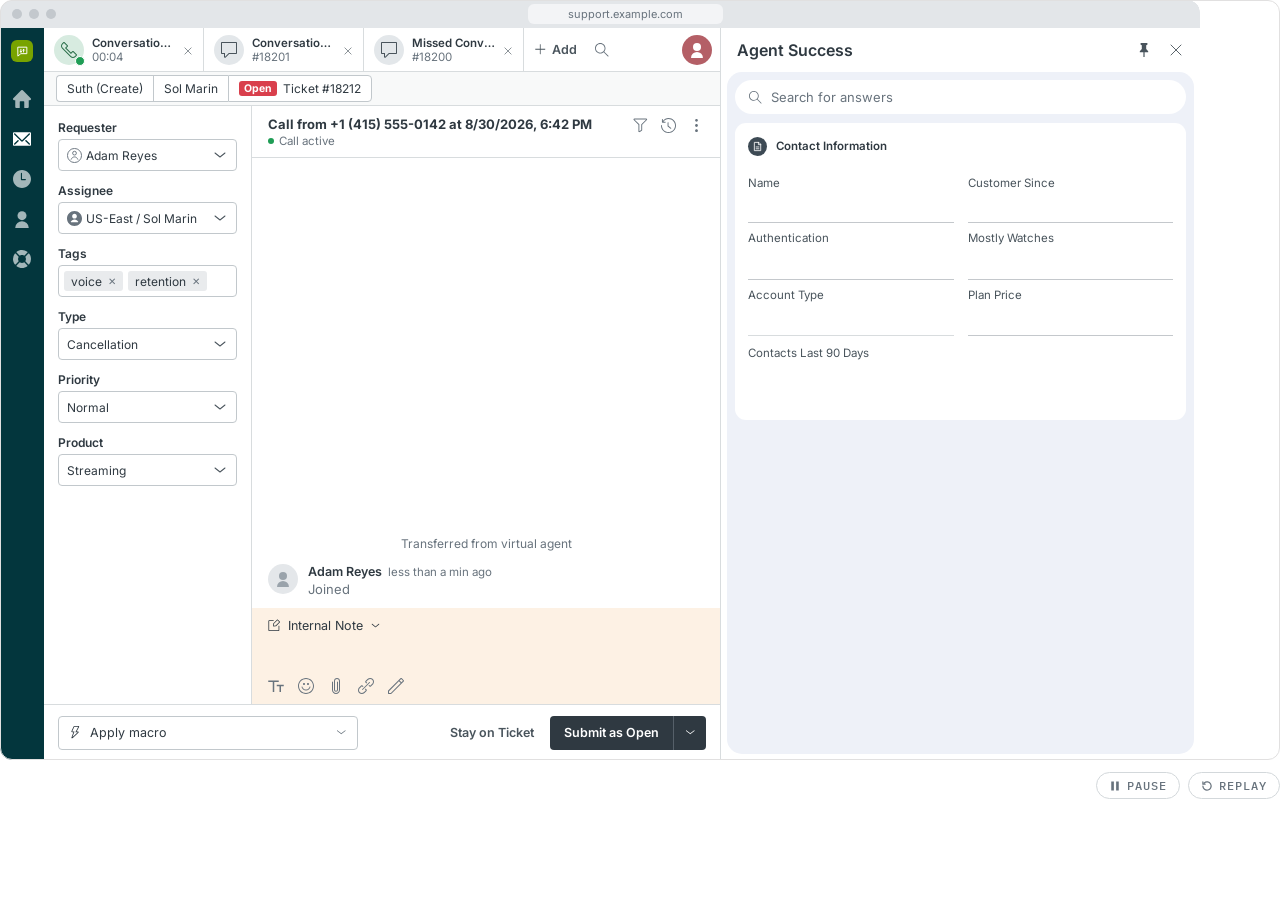
<file: assets/hero/sutherland.html>
<!doctype html>
<html lang="en">
<head>
<meta charset="utf-8">
<meta name="viewport" content="width=device-width,initial-scale=1">
<title>Agent Success, in the agent desktop</title>
<meta name="robots" content="noindex">
<link rel="preconnect" href="https://fonts.googleapis.com"><link rel="preconnect" href="https://fonts.gstatic.com" crossorigin>
<link href="https://fonts.googleapis.com/css2?family=Inter:wght@400;500;600&family=IBM+Plex+Mono:wght@500&display=swap" rel="stylesheet">
<style>
:root{
  --ink:#2f3941; --muted:#68737d; --line:#d8dcde; --soft:#f3f4f6; --blue:#1f73b7;
  --rail:#03363d; --green:#1f9d55; --red:#cc3340; --amber:#b25e09;
  --pill-blue:#2f78bf;
  --font:-apple-system,BlinkMacSystemFont,"Segoe UI","Inter",Roboto,Helvetica,Arial,sans-serif;
}
*{box-sizing:border-box;margin:0;padding:0}
html,body{background:transparent;overflow:hidden;font-family:var(--font);color:var(--ink)}
[hidden]{display:none!important}
svg.i{width:1em;height:1em;flex:none;vertical-align:middle}


.stage{max-width:none;margin:0;padding:0}
.scaler{width:100%;position:relative}
/* border drawn on the unscaled box so it stays 1px and inside the iframe on every side */
.scaler::after{content:"";position:absolute;inset:0;border:1px solid #e1e0e0;border-radius:var(--r,12px);pointer-events:none;z-index:5}
.frame{width:1200px;height:760px;transform-origin:top left;background:#fff;border-radius:12px;overflow:hidden;clip-path:inset(0 round 12px);-webkit-mask-image:-webkit-radial-gradient(white,black);display:flex;flex-direction:column;font-size:13px}

.chrome{height:28px;background:#e3e6e9;border-radius:12px 12px 0 0;display:flex;align-items:center;padding:0 12px;gap:7px;flex:none}
.chrome i{width:10px;height:10px;border-radius:50%;background:#c3c8cd}
.chrome .url{margin:0 auto;background:#f3f4f6;border-radius:6px;font-size:11px;color:var(--muted);padding:3px 40px}

.app{flex:1;display:flex;min-height:0}
.rail{width:44px;background:var(--rail);display:flex;flex-direction:column;align-items:center;padding:12px 0;gap:22px;color:#a3b6b9;font-size:18px;flex:none}
.rail .logo{width:22px;height:22px;border-radius:6px;background:#78a300;color:#fff;display:grid;place-items:center;font-size:13px;margin-bottom:6px}
.rail .sp{flex:1}
.rail svg:nth-of-type(2){color:#fff}

.desk{flex:1;display:flex;flex-direction:column;min-width:0;background:#fff}
.tabs{height:44px;display:flex;align-items:stretch;border-bottom:1px solid var(--line);background:#fff;flex:none}
.tab{display:flex;align-items:center;gap:8px;padding:0 10px;border-right:1px solid var(--line);min-width:0;flex:0 1 160px;color:var(--ink)}
.tab.tcall{background:#fff}
.tab .ph{width:30px;height:30px;border-radius:50%;display:grid;place-items:center;font-size:16px;background:#e3e7ea;color:#49545c;flex:none;position:relative}
.tab .ph.live{background:#d7ebe0;color:#2b6f4a}
.tab .ph.live::after{content:"";position:absolute;right:-1px;bottom:-1px;width:8px;height:8px;border-radius:50%;background:var(--green);border:1.5px solid #fff}
.tab .tt{min-width:0;flex:1}
.tab .t1{font-weight:600;font-size:11.5px;white-space:nowrap;overflow:hidden;text-overflow:ellipsis}
.tab .t2{color:var(--muted);font-size:11.5px}
.tab .cx{font-size:10px;color:#49545c;flex:none}
.tabs .add{display:flex;align-items:center;gap:5px;padding:0 10px;font-weight:600;font-size:12.5px;color:#49545c}
.tabs .sq{display:grid;place-items:center;width:30px;color:#68737d;font-size:14px}
.tabs .sp{flex:1}
.tabs .cv{display:flex;align-items:center;background:#e9ebed;border-radius:4px;padding:0 10px;height:26px;align-self:center;font-size:12px;gap:7px;margin-right:6px}
.tabs .cv b{background:#c2c8cc;border-radius:9px;font-size:10.5px;padding:0 5px;font-weight:600}
.tabs .st2{display:grid;place-items:center;width:26px;color:#1f9d55;font-size:17px;align-self:center}
.tabs .avt{width:30px;height:30px;border-radius:50%;background:#b45f66;color:#fff;display:grid;place-items:center;font-size:16px;align-self:center;margin:0 8px 0 4px}
.crumb{height:34px;display:flex;align-items:center;gap:0;padding:0 12px;border-bottom:1px solid var(--line);background:#f8f9f9;flex:none;font-size:12px}
.crumb span{border:1px solid #c2c8cc;border-right:none;padding:5px 10px;background:#fff;display:flex;align-items:center;gap:6px;white-space:nowrap}
.crumb span:first-child{border-radius:4px 0 0 4px}
.crumb span:last-child{border-right:1px solid #c2c8cc;border-radius:0 4px 4px 0}
.status{background:#d93f4c;color:#fff;font-size:10.5px;font-weight:700;border-radius:3px;padding:1px 5px}
.status.solved{background:#68737d}

.cols{flex:1;display:flex;min-height:0}
.fields{width:208px;border-right:1px solid var(--line);padding:14px 14px 0;overflow:hidden;background:#fff;flex:none}
.fields label{display:block;font-weight:600;font-size:12px;margin-bottom:4px}
.fld{margin-bottom:12px}
.sel{height:32px;border:1px solid #c2c8cc;border-radius:4px;display:flex;align-items:center;justify-content:space-between;padding:0 8px;font-size:12px;gap:6px;background:#fff}
.sel .ic{color:#68737d;margin-right:4px;font-size:15px}
.sel .l{display:flex;align-items:center;min-width:0;white-space:nowrap;overflow:hidden}
.sel .cv{color:#49545c;font-size:16px}
.tagbox{border:1px solid #c2c8cc;border-radius:4px;padding:5px;display:flex;flex-wrap:wrap;gap:5px;min-height:32px}
.tg{background:#e9ebed;border-radius:3px;padding:2px 7px;font-size:12px;display:flex;gap:6px;align-items:center}
.tg .x{color:var(--muted);font-size:10px}

.call{flex:1;display:flex;flex-direction:column;min-width:0}
.chead{padding:10px 16px 9px;border-bottom:1px solid var(--line);display:flex;justify-content:space-between;align-items:flex-start;flex:none}
.chead b{font-size:13px}
.chead .st{font-size:11.5px;color:var(--muted);margin-top:2px;display:flex;align-items:center;gap:5px}
.chead .st::before{content:"";width:6px;height:6px;border-radius:50%;background:var(--green)}
.chead.ended .st::before{background:#9aa3ab}
.chead .ico{display:flex;gap:13px;color:var(--muted);font-size:15px;padding-top:2px}

.msgs{flex:1;min-height:0;overflow:hidden;display:flex;flex-direction:column;justify-content:flex-end;padding:10px 16px 6px;gap:11px}
.m{display:flex;gap:10px}
.av{width:30px;height:30px;border-radius:50%;flex:none;display:grid;place-items:center;font-size:16px}
.av.c{background:#e4e7ea;color:#9aa3ab}
.av.a{background:#b45f66;color:#fff}
.m .h{font-weight:600;font-size:12.5px}
.m .h span{font-weight:400;color:var(--muted);font-size:11.5px;margin-left:6px}
.m .tx{font-size:13px;line-height:1.4;margin-top:1px}
.m .tx.ev{color:var(--muted)}
.sysmsg{font-size:12px;color:var(--muted);text-align:center;padding:2px 0}
mark{background:#fde9a4;color:inherit;border-radius:3px;padding:0 2px}

.note{background:#fdf1e4;height:96px;flex:none;padding:10px 16px;display:flex;flex-direction:column;justify-content:space-between;color:var(--muted)}
.note .nh{font-size:12.5px;display:flex;align-items:center;gap:7px;color:var(--ink)}
.note .tb{display:flex;gap:14px;font-size:16px;align-items:center}
.note .tb b{font-size:13px;font-weight:700}

.bar{height:56px;border-top:1px solid var(--line);display:flex;align-items:center;justify-content:space-between;padding:0 14px;flex:none;background:#fff}
.macro{width:300px;height:34px;border:1px solid #c2c8cc;border-radius:4px;display:flex;align-items:center;justify-content:space-between;padding:0 10px;font-size:12.5px;gap:8px}
.macro .l{display:flex;gap:8px;align-items:center}
.stay{font-weight:600;color:#49545c;font-size:12.5px;margin-left:auto;margin-right:16px}
.submit{height:34px;background:#2f3941;color:#fff;border-radius:4px;display:flex;align-items:center;font-size:12.5px;font-weight:600}
.submit span{padding:0 14px}
.submit i{border-left:1px solid #566069;height:100%;display:grid;place-items:center;padding:0 10px;font-style:normal}

/* Agent Success panel: 480px = 2/5 of 1200 */
.as{width:480px;flex:none;background:#fff;border-left:1px solid var(--line);display:flex;flex-direction:column;min-width:0}
.ash{height:44px;display:flex;align-items:center;justify-content:space-between;padding:0 16px;flex:none}
.ash b{font-size:16px;font-weight:600}
.ash .ico{display:flex;gap:16px;font-size:16px;color:#49545c}
.body{flex:1;min-height:0;background:#eef1f8;margin:0 6px 6px;border-radius:15px;padding:8px;display:flex;flex-direction:column;gap:9px;overflow-y:auto;scrollbar-width:none}
.body::-webkit-scrollbar{display:none}
.asnav{display:flex;align-items:center;gap:10px;padding:0 6px;height:34px;flex:none;color:#49545c;font-size:16px}
.asnav .sel18{background:#fff;border-radius:999px;display:flex;align-items:center;gap:7px;padding:5px 12px;font-size:13px;color:var(--ink);font-weight:500}
.asnav .sp{flex:1}
.search{background:#fff;border-radius:999px;height:34px;display:flex;align-items:center;gap:9px;padding:0 14px;color:var(--muted);font-size:13px;flex:none}

.card{background:#fff;border:0;border-radius:11px;padding:13px;flex:none}
.ch{display:flex;align-items:center;gap:9px;font-weight:600;font-size:11.5px;min-height:20px}
.ch .t{flex:1;min-width:0}
.dot{width:19px;height:19px;border-radius:50%;display:grid;place-items:center;color:#fff;font-size:11px;flex:none}
.dot.g{background:#1f9d55}.dot.k{background:#3d4a54}.dot.b{background:#1a8cf0}.dot.mg{background:#e0245e}.dot.a{background:#e8890c}.dot.p{background:#6c47d9}.dot.r{background:#1a8cf0}
.ctr{display:flex;align-items:center;gap:6px;font-weight:400;font-size:10px;color:var(--ink)}
.ctr .i{font-size:10px;color:#000}

.chips{display:flex;gap:6px;margin:10px 0 10px}
.chip{font-size:10px;font-weight:400;border-radius:999px;padding:3px 8px;line-height:1.3}
.chip.red{background:#fdcaca;color:#8b1f2a}
.chip.amber{background:#fde9c2;color:#7a4a05}

.steps{list-style:none;counter-reset:s;margin:0 0 9px;display:flex;flex-direction:column;gap:4px}
.steps li{counter-increment:s;display:flex;gap:6px;font-size:12px;line-height:1.35}
.steps li::before{content:counter(s)".";color:var(--muted);width:12px;flex:none}
.say{border:1px solid #c4c7ca;border-radius:2px;padding:7px 7px;font-size:14.4px;line-height:1.55;margin-bottom:9px;font-weight:400}
.sig{font-size:12px;color:var(--muted);line-height:1.4;margin-bottom:9px}
.src{font-size:11.5px;line-height:1.35}
.src a{color:var(--blue);font-weight:600;text-decoration:none;display:block;font-size:12px}
.src span{color:var(--muted);font-size:11px}

.ci .grid{display:grid;grid-template-columns:1fr 1fr;column-gap:14px;margin-top:12px}
.ci .c{padding:9px 0 9px;border-bottom:1px solid #c4c8cc}
.ci .c small{display:block;color:#49545c;font-size:11.5px;margin-bottom:6px;line-height:1.2}
.ci .c b{font-size:13.6px;font-weight:600;line-height:1.2;display:block}
.ci .c b.reg{font-weight:400}
.pill{display:inline-block;background:#2f9e44;color:#fff;font-size:10.4px;font-weight:400;border-radius:999px;padding:2px 8px;line-height:1.3}
.ci .full{padding-top:11px}
.ci .full small{color:#49545c;font-size:11.5px;display:block;margin-bottom:3px;line-height:1.2}
.ci .full div{font-size:13.6px;line-height:1.6;color:var(--ink)}
.ci .full div b{color:var(--ink);font-weight:600;margin-left:2px}

.sum .acw{font-weight:400;font-size:10px;color:var(--muted)}
.sum .lbl{font-size:12.8px;font-weight:600;color:var(--ink);margin:12px 0 4px}
.sum p{font-size:12.4px;line-height:1.4}
.sum .grid{display:grid;grid-template-columns:1fr 1fr;gap:8px 14px;margin-top:11px;padding-top:10px;border-top:1px solid #c9ced2}
.sum .grid small{display:block;color:#49545c;font-size:11px;margin-bottom:2px}
.sum .grid b{font-size:12.4px;font-weight:600}
.sum .acts{display:flex;gap:16px;margin-top:7px;padding-left:5px;font-size:16px;color:#49545c}
.sum.compact p, .sum.compact .lbl{display:none}
.sum.compact .grid{margin-top:9px;padding-top:9px}

.fb{border:0;border-radius:11px;padding:13px;background:#fff;flex:none}
.fb .ch{padding:0}
.fb .gbox{background:#eefcd8;border:1px solid #cfdcc0;border-radius:5px;padding:8px 11px 9px;margin-top:8px}
.fb .gbox h4{font-size:16px;font-weight:400;margin-bottom:6px;line-height:1.15}
.fb .gbox p{font-size:11.2px;line-height:1.25}
.fb .coach{border:1px solid #d3d7da;border-radius:5px;padding:9px 11px 7px;margin-top:8px}
.fb .coach h4{font-size:13.5px;font-weight:400;margin-bottom:9px;line-height:1.2}
.fb .coach h5{font-size:11px;font-weight:700;margin-top:8px;line-height:1.2}
.fb .coach h5:first-of-type{margin-top:0}
.fb .coach p{font-size:11px;line-height:1.25}
.fb .thumbs{display:flex;gap:14px;font-size:16px;margin-top:8px;color:#49545c;padding-left:10px}

.cap{font-size:12px;color:var(--muted)}

/* animation */
[hidden]{display:none!important}
.m,.sysmsg{flex:none;max-height:0;opacity:0;overflow:hidden;margin-top:-11px;transition:max-height .35s ease,opacity .3s ease,margin-top .35s ease}
.m.show,.sysmsg.show{max-height:140px;opacity:1;margin-top:0}
.w{opacity:0;transition:opacity .12s linear}.w.on{opacity:1}
mark{background:transparent;transition:background-color .5s ease}mark.on{background:#fde9a4}
.ev .w,.ev{opacity:1}
.fv{opacity:0;transition:opacity .45s ease}.fv.on{opacity:1}
.newtag{max-width:0;opacity:0;padding-left:0;padding-right:0;overflow:hidden;white-space:nowrap;border:0;transition:max-width .4s ease,opacity .4s ease,padding .4s ease}
.newtag.on{max-width:150px;opacity:1;padding-left:7px;padding-right:7px}
.car{position:relative;height:0;margin-top:-9px;flex:none}
.car.open{margin-top:0}
.cc{position:absolute;left:0;right:0;top:0;opacity:0;pointer-events:none;transition:opacity .22s ease}
.cc.act{opacity:1;pointer-events:auto;transition:opacity .3s ease .2s}
.rv{display:grid;grid-template-rows:0fr;opacity:0;margin-top:-9px;flex:none;transition:opacity .35s ease}
.rv.on{grid-template-rows:1fr;opacity:1;margin-top:0}
.rvi{min-height:0;overflow:hidden}
.fade{opacity:0!important;transition:opacity .3s ease!important}
.notrans,.notrans *{transition:none!important}
.foot{display:flex;align-items:center;justify-content:flex-end;gap:12px;margin-top:12px}
.foot .cap{margin:0;text-align:left}
.ctl{display:flex;gap:8px}
.ctl button{font-family:"IBM Plex Mono",ui-monospace,monospace;font-weight:500;font-size:12px;letter-spacing:.08em;text-transform:uppercase;color:var(--muted);background:#fff;border:1px solid #d3d8db;border-radius:999px;padding:5px 12px;display:flex;align-items:center;gap:6px;cursor:pointer}
.ctl button:hover{color:var(--ink);border-color:#9aa3ab}
.ctl button:focus-visible{outline:2px solid var(--blue);outline-offset:2px}
@media (prefers-reduced-motion:reduce){.m,.sysmsg,.w,mark,.fv,.newtag,.car,.cc,.rv{transition:none!important}}
</style>
</head>
<body>

<svg width="0" height="0" style="position:absolute" aria-hidden="true">
<defs>
<symbol id="phone" viewBox="0 0 16 16"><path fill="currentColor" d="M10 10.586l1.293-1.293a1 1 0 011.414 0l3 3a1 1 0 010 1.414l-1.232 1.232a3.5 3.5 0 01-4.95 0L1.061 6.475a3.5 3.5 0 010-4.95L2.293.293a1 1 0 011.414 0l3 3a1 1 0 010 1.414L5.414 6 10 10.586z"/></symbol>
<symbol id="home" viewBox="0 0 16 16"><path fill="currentColor" d="M13 16h-2.5a.5.5 0 01-.5-.5v-5a.501.501 0 00-.5-.5h-3a.5.5 0 00-.5.5v5a.5.5 0 01-.5.5H3a1 1 0 01-1-1V9h-.953a1.042 1.042 0 01-.972-.63.957.957 0 01.213-1.058L7.293.3a1.002 1.002 0 011.414 0l7.004 7.01a.958.958 0 01.214 1.06 1.042 1.042 0 01-.972.63H14v6a1 1 0 01-1 1z"/></symbol>
<symbol id="mail" viewBox="0 0 16 16"><path fill="currentColor" d="M15 2H1c-.55 0-1 .45-1 1v10c0 .55.45 1 1 1h14c.55 0 1-.45 1-1V3c0-.55-.45-1-1-1zM4.94 9.94l-3 3c-.12.12-.28.18-.44.18s-.32-.06-.44-.18a.628.628 0 010-.88l3-3c.24-.24.64-.24.88 0 .25.24.25.64 0 .88zm10 3c-.12.12-.28.18-.44.18s-.32-.06-.44-.18l-3-3a.628.628 0 010-.88c.24-.24.64-.24.88 0l3 3c.25.24.25.64 0 .88zm0-9L8.8 10.09c-.22.22-.51.33-.8.33s-.58-.11-.8-.33L1.06 3.94c-.24-.24-.24-.64 0-.88s.64-.24.88 0L8 9.12l6.06-6.06c.24-.24.64-.24.88 0 .25.24.25.64 0 .88z"/></symbol>
<symbol id="clock" viewBox="0 0 16 16"><path fill="currentColor" d="M8 0C3.59 0 0 3.59 0 8s3.59 8 8 8 8-3.59 8-8-3.59-8-8-8zm3 9H7.5c-.28 0-.5-.22-.5-.5V3c0-.28.22-.5.5-.5s.5.22.5.5v5h3c.28 0 .5.22.5.5s-.22.5-.5.5z"/></symbol>
<symbol id="user" viewBox="0 0 16 16"><g fill="none" stroke="currentColor">
    <circle cx="8" cy="5" r="3.5"/>
    <path stroke-linecap="round" d="M2.5 15.5c.3-2.8 2.6-5 5.5-5s5.2 2.2 5.5 5"/>
  </g></symbol>
<symbol id="buoy" viewBox="0 0 16 16"><path fill="currentColor" d="M13.68 3.21l-2.53 2.53c-.16.16-.18.41-.07.61.27.49.42 1.05.42 1.65 0 .6-.15 1.16-.42 1.65-.11.2-.09.45.07.61l2.53 2.53c.21.21.57.2.75-.04A7.983 7.983 0 0016 8c0-1.78-.59-3.42-1.57-4.75a.494.494 0 00-.75-.04zM5.73 4.85c.16.16.41.18.61.07.5-.27 1.06-.42 1.66-.42.6 0 1.16.15 1.66.42.2.11.45.09.61-.07l2.53-2.53c.21-.21.2-.57-.04-.75A8.036 8.036 0 008 0C6.22 0 4.58.59 3.25 1.57c-.24.18-.26.54-.04.75l2.52 2.53zm4.54 6.3a.512.512 0 00-.61-.07c-.5.27-1.06.42-1.66.42-.6 0-1.16-.15-1.66-.42a.512.512 0 00-.61.07L3.2 13.68c-.21.21-.2.57.04.75C4.58 15.41 6.22 16 8 16c1.78 0 3.42-.59 4.75-1.57.24-.18.25-.54.04-.75l-2.52-2.53zm-5.42-.88c.16-.16.18-.41.07-.61C4.65 9.16 4.5 8.6 4.5 8c0-.6.15-1.16.42-1.66.11-.2.09-.45-.07-.61L2.32 3.21c-.21-.21-.57-.2-.75.04A7.983 7.983 0 000 8c0 1.78.59 3.42 1.57 4.75.18.24.54.25.75.04l2.53-2.52z"/></symbol>
<symbol id="search" viewBox="0 0 16 16"><circle cx="6" cy="6" r="5.5" fill="none" stroke="currentColor"/>
  <path stroke="currentColor" stroke-linecap="round" d="M15 15l-5-5"/></symbol>
<symbol id="pin" viewBox="0 0 16 16"><path fill="currentColor" d="M4.6 1h6.8v1.7l-1.2.6v3.6l2 2.4v.9H8.6V15H7.4v-4.8H3.8v-.9l2-2.4V3.3l-1.2-.6z"/></symbol>
<symbol id="x" viewBox="0 0 16 16"><path stroke="currentColor" stroke-width=".9" stroke-linecap="round" d="M3 13L13 3m0 10L3 3"/></symbol>
<symbol id="cd" viewBox="0 0 16 16"><path fill="currentColor" d="M12.375 5.22a1 1 0 011.343 1.476l-.093.085-5 4a1 1 0 01-1.147.072l-.103-.072-5-4a1 1 0 011.147-1.634l.103.072L8 8.72l4.375-3.5z"/></symbol>
<symbol id="headset" viewBox="0 0 16 16"><path fill="currentColor" d="M9.968 2.404A5 5 0 0 0 3 7h.33c.37 0 .67.285.67.625v3.75c0 .35-.3.625-.67.625H2c-1.11 0-2-.844-2-1.875v-1.25C0 7.833.902 7 2 7a6 6 0 0 1 12 0c1.11 0 2 .844 2 1.875v1.25C16 11.167 15.098 12 14 12h-.1c-.393 1.452-1.452 2.209-2.405 2.59a5.52 5.52 0 0 1-.519.177 1.5 1.5 0 1 1-.164-.995 4.38 4.38 0 0 0 .312-.111c.697-.279 1.392-.768 1.726-1.661h-.18c-.37 0-.67-.285-.67-.625v-3.75c0-.35.3-.625.67-.625H13a4.999 4.999 0 0 0-3.032-4.596ZM13 11h1c.612 0 1-.45 1-.875v-1.25C15 8.453 14.616 8 14 8h-1v3ZM3 8H2c-.612 0-1 .45-1 .875v1.25c0 .422.384.875 1 .875h1V8Z"/></symbol>
<symbol id="bell" viewBox="0 0 16 16"><path fill="currentColor" d="M8 0C6.53 0 5.3.52 4.32 1.56c-2 2.12-2.3 5.86-2.33 7.59C.55 9.6 0 11 0 12c0 .55.45 1 1 1h14c.55 0 1-.45 1-1 0-1-.55-2.4-1.99-2.85-.03-1.73-.33-5.47-2.33-7.59C10.7.52 9.47 0 8 0zm0 16c1.1 0 2-.9 2-2H6c0 1.1.9 2 2 2z"/></symbol>
<symbol id="edit" viewBox="0 0 16 16"><g fill="none" stroke="currentColor">
    <path stroke-linejoin="round" d="M10.51 8.4l-3.01.1.1-3.01L12.59.5l2.91 2.91-4.99 4.99z"/>
    <path stroke-linecap="round" d="M7.41 1.5H2.09a.58.58 0 00-.59.59v11.82a.58.58 0 00.59.59h11.82a.58.58 0 00.59-.59V8.59"/>
  </g></symbol>
<symbol id="bm" viewBox="0 0 16 16"><path fill="currentColor" d="M3 2C3 0.895431 3.89543 0 5 0H11C12.1046 0 13 0.895431 13 2V16L8 12.1111L3 16V2Z"/></symbol>
<symbol id="copy" viewBox="0 0 16 16"><path fill="currentColor" d="M3.5 10a.5.5 0 110 1H1a1 1 0 01-1-1V1a1 1 0 011-1h9a1 1 0 011 1v2.5a.5.5 0 11-1 0V1H1v9h2.5zM6 6v9h9V6H6zm0-1h9a1 1 0 011 1v9a1 1 0 01-1 1H6a1 1 0 01-1-1V6a1 1 0 011-1z"/></symbol>
<symbol id="smile" viewBox="0 0 16 16"><g fill="none" stroke="currentColor">
    <circle cx="8" cy="8" r="7.5"/>
    <path stroke-linecap="round" d="M4 9c.4 1.7 2.1 3 4 3s3.6-1.3 4-3"/>
  </g>
  <g fill="currentColor">
    <circle cx="6" cy="6" r="1"/>
    <circle cx="10" cy="6" r="1"/>
  </g></symbol>
<symbol id="clip" viewBox="0 0 16 16"><path fill="none" stroke="currentColor" stroke-linecap="round" d="M9.5 4v7.7c0 .8-.7 1.5-1.5 1.5s-1.5-.7-1.5-1.5V3C6.5 1.6 7.6.5 9 .5s2.5 1.1 2.5 2.5v9c0 1.9-1.6 3.5-3.5 3.5S4.5 13.9 4.5 12V4"/></symbol>
<symbol id="link" viewBox="0 0 16 16"><path fill="currentColor" d="M4.441 7.38l.095.083.939.939-.708.707-.939-.939-2 2-.132.142a2.829 2.829 0 003.99 3.99l.142-.132 2-2-.939-.939.707-.708.94.94a1 1 0 01.083 1.32l-.083.094-2 2A3.828 3.828 0 01.972 9.621l.15-.158 2-2A1 1 0 014.34 7.31l.101.07zm7.413-3.234a.5.5 0 01.057.638l-.057.07-7 7a.5.5 0 01-.765-.638l.057-.07 7-7a.5.5 0 01.708 0zm3.023-3.025a3.829 3.829 0 01.15 5.257l-.15.158-2 2a1 1 0 01-1.32.083l-.094-.083-.94-.94.708-.707.939.94 2-2 .132-.142a2.829 2.829 0 00-3.99-3.99l-.142.131-2 2 .939.939-.707.708-.94-.94a1 1 0 01-.082-1.32l.083-.094 2-2a3.828 3.828 0 015.414 0z"/></symbol>
<symbol id="pen" viewBox="0 0 16 16"><path fill="none" stroke="currentColor" stroke-linejoin="round" d="M.5 15.5V13L12.6.9c.2-.2.5-.2.7 0l1.8 1.8c.2.2.2.5 0 .7L3 15.5H.5zM11 3l2 2"/></symbol>
<symbol id="filt" viewBox="0 0 16 16"><path fill="none" stroke="currentColor" d="M1.35 2.35L6.5 7.5v7.07c0 .4.45.64.78.42l2-1.33c.14-.09.22-.25.22-.42V7.5l5.15-5.15a.5.5 0 00-.35-.85H1.71a.5.5 0 00-.36.85z"/></symbol>
<symbol id="hist" viewBox="0 0 16 16"><path fill="currentColor" d="M8 0a8 8 0 11-8 8 .5.5 0 011 0 7 7 0 107-7C5.749 1 3.915 2.063 2.597 4H4.5a.5.5 0 01.492.41L5 4.5a.5.5 0 01-.41.492L4.5 5h-3a.5.5 0 01-.492-.41L1 4.5v-3a.5.5 0 01.992-.09L2 1.5v1.615C3.482 1.118 5.53 0 8 0zm-.5 4.5a.5.5 0 01.492.41L8 5v3.359l2.812 2.25a.5.5 0 01.128.628l-.05.075a.5.5 0 01-.627.128l-.075-.05-3-2.4a.5.5 0 01-.18-.3L7 8.6V5a.5.5 0 01.5-.5z"/></symbol>
<symbol id="dots" viewBox="0 0 16 16"><path fill="currentColor" d="M9.5 2.5a1.5 1.5 0 11-3 0 1.5 1.5 0 013 0zm0 5.5a1.5 1.5 0 11-3 0 1.5 1.5 0 013 0zm0 5.5a1.5 1.5 0 11-3 0 1.5 1.5 0 013 0z"/></symbol>
<symbol id="bolt" viewBox="0 0 16 16"><path fill="none" stroke="currentColor" d="M12.17 7.5H9.5L12.96 1c.12-.28-.01-.5-.29-.5H7.5c-.28 0-.6.22-.71.5L4.21 7c-.11.28.01.5.29.5h2.45l-2.64 7.24c-.19.51-.04.95.59.38l7.29-6.87c.43-.4.4-.75-.02-.75z"/></symbol>
<symbol id="cust" viewBox="0 0 16 16"><g fill="currentColor">
    <circle cx="8" cy="5" r="4"/>
    <path d="M8 10a6 6 0 00-6 5.47.5.5 0 00.5.53h10.97a.5.5 0 00.5-.53A6 6 0 008 10z"/>
  </g></symbol>
<symbol id="tt" viewBox="0 0 16 16"><path fill="none" stroke="currentColor" stroke-linecap="round" d="M2.5 1.5h10m-5 0v14"/></symbol>
<symbol id="cap" viewBox="0 0 24 24"><g fill="none" stroke="currentColor" stroke-width="1.8" stroke-linecap="round" stroke-linejoin="round"><path d="M2 9l10-5 10 5-10 5zM6 11.5V16c0 1.5 3 3 6 3s6-1.5 6-3v-4.5"/></g></symbol>
<symbol id="chat" viewBox="0 0 24 24"><g fill="none" stroke="currentColor" stroke-width="1.8" stroke-linecap="round" stroke-linejoin="round"><path d="M4 4h16v12H9l-5 4zM9 8v5M9 13l-1.5-1.5M9 13l1.5-1.5M14 13V8M14 8l-1.5 1.5M14 8l1.5 1.5"/></g></symbol>
<symbol id="fork" viewBox="0 0 24 24"><g fill="none" stroke="currentColor" stroke-width="1.8" stroke-linecap="round" stroke-linejoin="round"><path d="M12 21v-8M12 13L6 7M12 13l6-6M12 3l-3 3M12 3l3 3"/></g></symbol>
<symbol id="bars" viewBox="0 0 24 24"><g fill="none" stroke="currentColor" stroke-width="1.8" stroke-linecap="round" stroke-linejoin="round"><path d="M5 20V12M10 20V6M15 20V10M20 20V4M3 21h18"/></g></symbol>
<symbol id="bulb" viewBox="0 0 24 24"><g fill="none" stroke="currentColor" stroke-width="1.4" stroke-linecap="round" stroke-linejoin="round"><path d="M9 18h6M10 21h4M12 3a6 6 0 0 0-4 10c1 1 1 2 1 3h6c0-1 0-2 1-3a6 6 0 0 0-4-10z"/></g></symbol>
<symbol id="doc" viewBox="0 0 24 24"><g fill="none" stroke="currentColor" stroke-width="1.8" stroke-linecap="round" stroke-linejoin="round"><path d="M6 3h9l4 4v14H6zM14 3v5h5M9 13h6M9 17h6"/></g></symbol>
<symbol id="alert" viewBox="0 0 24 24"><g fill="none" stroke="currentColor" stroke-width="1.8" stroke-linecap="round" stroke-linejoin="round"><path d="M12 3l10 18H2zM12 10v5M12 18v.5"/></g></symbol>
<symbol id="tag" viewBox="0 0 24 24"><g fill="none" stroke="currentColor" stroke-width="1.8" stroke-linecap="round" stroke-linejoin="round"><circle cx="7.5" cy="8.5" r="1.2"/><path d="M3 12V4h8l10 10-8 8z"/></g></symbol>
<symbol id="cl" viewBox="0 0 24 24"><g fill="none" stroke="currentColor" stroke-width="2.6" stroke-linecap="round" stroke-linejoin="round"><path d="M15 5l-7 7 7 7"/></g></symbol>
<symbol id="cr" viewBox="0 0 24 24"><g fill="none" stroke="currentColor" stroke-width="2.6" stroke-linecap="round" stroke-linejoin="round"><path d="M9 5l7 7-7 7"/></g></symbol>
<symbol id="up" viewBox="0 0 24 24"><g fill="none" stroke="currentColor" stroke-width="1.6" stroke-linecap="round" stroke-linejoin="round"><path d="M7 11v10H3V11zM7 11l4-8c2 0 3 1.5 2.5 3.5L13 10h6a2 2 0 0 1 2 2.3l-1.2 7A2 2 0 0 1 18 21H7"/></g></symbol>
<symbol id="plus" viewBox="0 0 16 16"><path stroke="currentColor" stroke-linecap="round" d="M7.5 2.5v12m6-6h-12"/></symbol>
<symbol id="bub" viewBox="0 0 16 16"><path fill="none" stroke="currentColor" d="M1 .5h14c.3 0 .5.2.5.5v10c0 .3-.2.5-.5.5H8l-3.6 3.6c-.3.3-.9.1-.9-.4v-3.3H1c-.3 0-.5-.2-.5-.5V1C.5.7.7.5 1 .5z"/></symbol>
<symbol id="bubg" viewBox="0 0 16 16"><path fill="currentColor" d="M9 0H3.16C2.03 0 .93.56.38 1.54A2.97 2.97 0 001 5.22v3.07c0 .45.54.67.85.35L4.5 6h4.38c1.45 0 2.78-.98 3.06-2.4C12.31 1.68 10.85 0 9 0zm4 7H7.12c-1.45 0-2.79.98-3.06 2.4A3.004 3.004 0 007 13h4.5l2.65 2.65a.5.5 0 00.85-.35v-3.07c.63-.56 1-1.37 1-2.22A3.01 3.01 0 0013 7z"/></symbol>
<symbol id="xs" viewBox="0 0 16 16"><path stroke="currentColor" stroke-linecap="round" d="M3 13L13 3m0 10L3 3"/></symbol>
<symbol id="f-phone" viewBox="0 0 16 16"><g transform="translate(0 0)"><path fill="currentColor" fill-rule="evenodd" clip-rule="evenodd" d="M9.96447 10.5858L11.2574 9.29289C11.6479 8.90237 12.281 8.90237 12.6716 9.29289L15.6716 12.2929C16.0621 12.6834 16.0621 13.3166 15.6716 13.7071L14.4393 14.9393C13.0725 16.3062 10.8564 16.3062 9.48959 14.9393L1.02513 6.47487C-0.341709 5.10804 -0.341709 2.89196 1.02513 1.52513L2.25736 0.292893C2.64788 -0.0976311 3.28105 -0.0976311 3.67157 0.292893L6.67157 3.29289C7.0621 3.68342 7.0621 4.31658 6.67157 4.70711L5.37868 6L9.96447 10.5858ZM2.96447 1L1.73223 2.23223C0.755922 3.20854 0.755922 4.79146 1.73223 5.76777L10.1967 14.2322C11.173 15.2085 12.7559 15.2085 13.7322 14.2322L14.9645 13L11.9645 10L9.96447 12L3.96447 6L5.96447 4L2.96447 1Z"/></g></symbol>
<symbol id="f-bubble" viewBox="0 0 16 16"><g transform="translate(0 0)"><path fill="currentColor" fill-rule="evenodd" clip-rule="evenodd" d="M1 1V10.9H4V14.7C4 14.7307 4.04445 14.7484 4.04645 14.7464L7.79289 11H15V1H1ZM3 11.9H1C0.423858 11.9 0 11.4761 0 10.9V1C0 0.423858 0.423858 0 1 0H15C15.5761 0 16 0.423858 16 1V11C16 11.5761 15.5761 12 15 12H8.20711L4.75355 15.4536C4.12698 16.0801 3 15.6293 3 14.7V11.9Z"/></g></symbol>
<symbol id="f-plus" viewBox="0 0 16 16"><g transform="translate(1.5 1.5)"><path fill="currentColor" fill-rule="evenodd" clip-rule="evenodd" d="M6.5 0C6.22386 0 6 0.223858 6 0.5V6H0.5C0.223858 6 0 6.22386 0 6.5C0 6.77614 0.223858 7 0.5 7H6V12.5C6 12.7761 6.22386 13 6.5 13C6.77614 13 7 12.7761 7 12.5V7H12.5C12.7761 7 13 6.77614 13 6.5C13 6.22386 12.7761 6 12.5 6H7V0.5C7 0.223858 6.77614 0 6.5 0Z"/></g></symbol>
<symbol id="f-search" viewBox="0 0 16 16"><g transform="translate(0 0)"><path fill="currentColor" fill-rule="evenodd" clip-rule="evenodd" d="M0 6C0 9.31371 2.68629 12 6 12C7.47685 12 8.82908 11.4664 9.87442 10.5815L14.6464 15.3536C14.8417 15.5488 15.1583 15.5488 15.3536 15.3536C15.5488 15.1583 15.5488 14.8417 15.3536 14.6464L10.5815 9.87442C11.4664 8.82908 12 7.47685 12 6C12 2.68629 9.31371 0 6 0C2.68629 0 0 2.68629 0 6ZM6 11C8.76142 11 11 8.76142 11 6C11 3.23858 8.76142 1 6 1C3.23858 1 1 3.23858 1 6C1 8.76142 3.23858 11 6 11Z"/></g></symbol>
<symbol id="f-chev" viewBox="0 0 16 16"><g transform="translate(2.5 5.5)"><path fill="currentColor" fill-rule="evenodd" clip-rule="evenodd" d="M10.1877 0.109584C10.4033 -0.0629208 10.7179 -0.0279601 10.8905 0.187671C11.0438 0.379343 11.0332 0.649249 10.8775 0.828018L10.8124 0.890453L5.81237 4.89045C5.65584 5.01567 5.44285 5.03356 5.27019 4.94412L5.18767 4.89045L0.187671 0.890453C-0.0279601 0.717948 -0.0629208 0.403302 0.109584 0.187671C0.262922 -0.00400108 0.528568 -0.0529212 0.737153 0.0597296L0.812366 0.109584L5.50002 3.85902L10.1877 0.109584Z"/></g></symbol>
<symbol id="f-filter" viewBox="0 0 16 16"><g transform="translate(0.5 0.5)"><path fill="currentColor" fill-rule="evenodd" clip-rule="evenodd" d="M5.29283 6.70712L0.289275 1.70357C0.00315756 1.41172 -0.0783727 0.981764 0.0790738 0.610015C0.23652 0.238267 0.602057 -0.00234558 1.00283 1.7246e-05L13.5999 6.65719e-05C13.9999 0.00568663 14.3581 0.249241 14.5105 0.619218C14.6628 0.989195 14.58 1.41437 14.2964 1.70357L9.29283 6.70712V12.24C9.29283 12.5788 9.12794 12.8976 8.8497 13.0764L6.85018 14.406C6.18703 14.8481 5.29283 14.3683 5.29283 13.57V6.70712ZM0.999891 1.00001L6.29283 6.29291V13.57C6.29283 13.5702 8.30245 12.2394 8.30245 12.2394C8.29358 12.2451 8.29283 6.29291 8.29283 6.29291L8.43927 6.14646L13.5858 0.999968L0.999891 1.00001Z"/></g></symbol>
<symbol id="f-history" viewBox="0 0 16 16"><g transform="translate(0 0)"><path fill="currentColor" fill-rule="evenodd" clip-rule="evenodd" d="M16 8C16 3.58172 12.4183 0 8 0C5.53028 0 3.48184 1.11748 2 3.11499V1.5L1.99194 1.41012C1.94961 1.17688 1.74546 1 1.5 1C1.22386 1 1 1.22386 1 1.5V4.5L1.00806 4.58988C1.05039 4.82312 1.25454 5 1.5 5H4.5L4.58988 4.99194C4.82312 4.94961 5 4.74546 5 4.5L4.99194 4.41012C4.94961 4.17688 4.74546 4 4.5 4H2.59764C3.91575 2.06249 5.74896 1 8 1C11.866 1 15 4.13401 15 8C15 11.866 11.866 15 8 15C4.13401 15 1 11.866 1 8C1 7.72386 0.776142 7.5 0.5 7.5C0.223858 7.5 0 7.72386 0 8C0 12.4183 3.58172 16 8 16C12.4183 16 16 12.4183 16 8ZM7.5 4.5C7.74546 4.5 7.94961 4.67688 7.99194 4.91012L8 5V8.359L10.8123 10.6096C11.004 10.7629 11.0529 11.0286 10.9403 11.2371L10.8904 11.3123C10.7371 11.504 10.4714 11.5529 10.2629 11.4403L10.1877 11.3904L7.18765 8.99043C7.09277 8.91453 7.0296 8.8074 7.00813 8.68982L7 8.6V5C7 4.72386 7.22386 4.5 7.5 4.5Z"/></g></symbol>
<symbol id="f-overflow" viewBox="0 0 16 16"><g transform="translate(6.5 1)"><path fill="currentColor" fill-rule="evenodd" clip-rule="evenodd" d="M3 1.5C3 2.32843 2.32843 3 1.5 3C0.671573 3 0 2.32843 0 1.5C0 0.671573 0.671573 0 1.5 0C2.32843 0 3 0.671573 3 1.5ZM3 7C3 7.82843 2.32843 8.5 1.5 8.5C0.671573 8.5 0 7.82843 0 7C0 6.17157 0.671573 5.5 1.5 5.5C2.32843 5.5 3 6.17157 3 7ZM3 12.5C3 13.3284 2.32843 14 1.5 14C0.671573 14 0 13.3284 0 12.5C0 11.6716 0.671573 11 1.5 11C2.32843 11 3 11.6716 3 12.5Z"/></g></symbol>
<symbol id="f-bolt" viewBox="0 0 16 16"><g transform="translate(3 0)"><path fill="currentColor" fill-rule="evenodd" clip-rule="evenodd" d="M6.77991 7.04347H8.65074C9.68307 7.04347 9.72785 8.01689 9.02025 8.66737L1.59012 15.587C1.10946 16.0167 0.621593 16.1664 0.257168 15.7673C0.00111425 15.4869 0.012347 15.0762 0.169555 14.6592L2.60832 8.04967H0.841295C0.177285 8.04967 -0.164883 7.45586 0.0783367 6.84473L2.69909 0.822248C2.88575 0.352698 3.39631 0 3.89584 0H9.15983C9.82665 0 10.1833 0.604224 9.90449 1.24261L6.77991 7.04347ZM5.08448 8.04967L5.48281 7.31017L8.88036 1.00621H3.89584C3.81981 1.00621 3.68207 1.10136 3.64061 1.20495L1.09991 7.04347H4.06335L3.81412 7.71892L1.33257 14.4444L8.19893 8.04967H5.08448Z"/></g></symbol>
<symbol id="f-smiley" viewBox="0 0 16 16"><g transform="translate(0 0)"><path fill="currentColor" fill-rule="evenodd" clip-rule="evenodd" d="M7 6C7 6.55228 6.55228 7 6 7C5.44772 7 5 6.55228 5 6C5 5.44772 5.44772 5 6 5C6.55228 5 7 5.44772 7 6ZM3.51329 9.11452C3.45004 8.84572 3.61668 8.57654 3.88548 8.51329C4.15428 8.45004 4.42346 8.61668 4.48671 8.88548C4.83492 10.3654 6.33893 11.5 8 11.5C9.66107 11.5 11.1651 10.3654 11.5133 8.88548C11.5765 8.61668 11.8457 8.45004 12.1145 8.51329C12.3833 8.57654 12.55 8.84572 12.4867 9.11452C12.0299 11.0559 10.1157 12.5 8 12.5C5.88432 12.5 3.97009 11.0559 3.51329 9.11452ZM10 7C10.5523 7 11 6.55228 11 6C11 5.44772 10.5523 5 10 5C9.44771 5 9 5.44772 9 6C9 6.55228 9.44771 7 10 7ZM8 16C3.58172 16 0 12.4183 0 8C0 3.58172 3.58172 0 8 0C12.4183 0 16 3.58172 16 8C16 12.4183 12.4183 16 8 16ZM8 15C11.866 15 15 11.866 15 8C15 4.13401 11.866 1 8 1C4.13401 1 1 4.13401 1 8C1 11.866 4.13401 15 8 15Z"/></g></symbol>
<symbol id="f-clip" viewBox="0 0 16 16"><g transform="translate(4 0)"><path fill="currentColor" fill-rule="evenodd" clip-rule="evenodd" d="M5 4C5 3.72386 5.22386 3.5 5.5 3.5C5.77614 3.5 6 3.72386 6 4V11.7C6 12.7761 5.07614 13.7 4 13.7C2.92386 13.7 2 12.7761 2 11.7V3C2 1.32386 3.32386 0 5 0C6.67614 0 8 1.32386 8 3V12C8 14.1761 6.17614 16 4 16C1.82386 16 0 14.1761 0 12V4C0 3.72386 0.223858 3.5 0.5 3.5C0.776142 3.5 1 3.72386 1 4V12C1 13.6239 2.37614 15 4 15C5.62386 15 7 13.6239 7 12V3C7 1.87614 6.12386 1 5 1C3.87614 1 3 1.87614 3 3V11.7C3 12.2239 3.47614 12.7 4 12.7C4.52386 12.7 5 12.2239 5 11.7V4Z"/></g></symbol>
<symbol id="f-link" viewBox="0 0 16 16"><g transform="translate(0 0)"><path fill="currentColor" fill-rule="evenodd" clip-rule="evenodd" d="M4.44133 7.3797L4.53553 7.46289L5.475 8.402L4.767 9.109L3.82843 8.17L1.82843 10.17L1.69611 10.3115C0.725775 11.4226 0.769881 13.1115 1.82843 14.17C2.88697 15.2285 4.57581 15.2727 5.68688 14.3023L5.82843 14.17L7.82843 12.17L6.889 11.231L7.596 10.523L8.53553 11.4629C8.89602 11.8234 8.92375 12.3906 8.61872 12.7829L8.53553 12.8771L6.53553 14.8771C5.04044 16.3722 2.61641 16.3722 1.12132 14.8771C-0.322218 13.4336 -0.371996 11.1241 0.971989 9.6208L1.12132 9.46289L3.12132 7.46289C3.45176 7.13245 3.95593 7.08161 4.33983 7.31038L4.44133 7.3797ZM11.8536 4.14645C12.0271 4.32001 12.0464 4.58944 11.9114 4.78431L11.8536 4.85355L4.85355 11.8536C4.65829 12.0488 4.34171 12.0488 4.14645 11.8536C3.97288 11.68 3.9536 11.4106 4.08859 11.2157L4.14645 11.1464L11.1464 4.14645C11.3417 3.95118 11.6583 3.95118 11.8536 4.14645ZM14.8771 1.12132C16.3206 2.56486 16.3704 4.87437 15.0264 6.37763L14.8771 6.53553L12.8771 8.53553C12.5166 8.89602 11.9494 8.92375 11.5571 8.61872L11.4629 8.53553L10.523 7.596L11.231 6.889L12.17 7.82843L14.17 5.82843L14.3023 5.68688C15.2727 4.57581 15.2285 2.88697 14.17 1.82843C13.1115 0.769881 11.4226 0.725775 10.3115 1.69611L10.17 1.82843L8.17 3.82843L9.109 4.767L8.402 5.475L7.46289 4.53553C7.10241 4.17505 7.07468 3.60782 7.3797 3.21553L7.46289 3.12132L9.46289 1.12132C10.958 -0.373773 13.382 -0.373773 14.8771 1.12132Z"/></g></symbol>
<symbol id="f-pencil" viewBox="0 0 16 16"><g transform="translate(0 0)"><path fill="currentColor" fill-rule="evenodd" clip-rule="evenodd" d="M0 12.9524V15.4921C0 15.7726 0.227411 16 0.507937 16H3.04762C3.18233 16 3.31153 15.9465 3.40678 15.8512L15.6988 3.55917C16.1004 3.15763 16.1004 2.53126 15.6988 2.12972L13.8703 0.301152C13.4687 -0.100384 12.8424 -0.100384 12.4408 0.301152L0.148771 12.5932C0.0535146 12.6885 0 12.8177 0 12.9524ZM2.83722 14.9841H1.01587V13.1628L10.9206 3.25801L12.742 5.07937L2.83722 14.9841ZM13.4603 4.36103L14.9769 2.84444L13.1556 1.02309L11.639 2.53968L13.4603 4.36103Z"/></g></symbol>
<symbol id="f-notes" viewBox="0 0 16 16"><g transform="translate(0.5 0.5)"><path fill="currentColor" fill-rule="evenodd" clip-rule="evenodd" d="M9.52676 8.89972L6.51676 8.99972C6.22772 9.00933 5.99083 8.77244 6.00043 8.4834L6.10043 5.4734C6.10465 5.3466 6.1569 5.22615 6.24661 5.13645L11.2366 0.146447C11.4319 -0.0488155 11.7485 -0.0488155 11.9437 0.146447L14.8537 3.05645C15.049 3.25171 15.049 3.56829 14.8537 3.76355L9.86371 8.75355C9.77401 8.84326 9.65355 8.89551 9.52676 8.89972ZM13.7931 3.41L11.5902 1.20711L7.09333 5.70394L7.01763 7.98253L9.29622 7.90683L13.7931 3.41ZM6.91016 1.5C6.91016 1.22386 6.6863 1 6.41016 1H1.09016C0.805951 0.994981 0.523542 1.10909 0.316396 1.31624C0.10925 1.52338 -0.00486066 1.80579 0.000234499 2.0987L0.000158868 13.91C-0.00486066 14.1942 0.10925 14.4766 0.316396 14.6838C0.523542 14.8909 0.805951 15.005 1.09886 14.9999L12.9102 15C13.1944 15.005 13.4768 14.8909 13.6839 14.6838C13.8911 14.4766 14.0052 14.1942 14.0001 13.9013L14.0002 8.59C14.0002 8.31386 13.7763 8.09 13.5002 8.09C13.224 8.09 13.0002 8.31386 13.0002 8.59V13.91C13.0006 13.9404 12.9922 13.9613 12.9768 13.9767C12.9615 13.992 12.9406 14.0005 12.9189 14.0001L1.09016 14C1.05977 14.0005 1.03885 13.992 1.0235 13.9767C1.00816 13.9613 0.999706 13.9404 1.00008 13.9187L1.00016 2.09C0.999706 2.05961 1.00816 2.03869 1.0235 2.02334C1.03885 2.008 1.05977 1.99955 1.08146 1.99992L6.41016 2C6.6863 2 6.91016 1.77614 6.91016 1.5Z"/></g></symbol>
<symbol id="uc-s" viewBox="0 0 16 16"><g fill="none" stroke="currentColor">
    <circle cx="8" cy="8" r="7.5"/>
    <circle cx="8" cy="5.5" r="2"/>
    <path stroke-linecap="round" d="M11.5 12c-.6-1.5-1.8-2.5-3.5-2.5s-2.9 1-3.5 2.5"/>
  </g></symbol>
<symbol id="uc-f" viewBox="0 0 16 16"><path fill="currentColor" d="M8 0C3.6 0 0 3.6 0 8s3.6 8 8 8 8-3.6 8-8-3.6-8-8-8zm0 3c1.4 0 2.5 1.1 2.5 2.5S9.4 8 8 8 5.5 6.9 5.5 5.5 6.6 3 8 3zm3.7 9H4.3c-.3 0-.4-.3-.3-.5C4.7 10 6.2 9 8 9s3.3 1 4 2.5c.1.2-.1.5-.3.5z"/></symbol>
<symbol id="f-tt" viewBox="0 0 16 16"><g fill="none" stroke="currentColor" stroke-width="1.5" stroke-linecap="square"><path d="M1 3.2h9M5.5 3.2v10M9.5 7.6h5.5M12.25 7.6v5.6"/></g></symbol>
<symbol id="exp" viewBox="0 0 24 24"><g fill="none" stroke="currentColor" stroke-width="1.6" stroke-linecap="round" stroke-linejoin="round"><path d="M12 18V6M7 11l5-5 5 5M5 20h14"/></g></symbol><symbol id="cpy" viewBox="0 0 24 24"><g fill="none" stroke="currentColor" stroke-width="1.6" stroke-linejoin="round"><path d="M9 7h9v13H9zM6 17V4h9"/></g></symbol></defs>
</svg>

<div class="stage">
<div class="scaler" id="scaler">
<div class="frame" id="frame" data-beat="3">

  <div class="chrome"><i></i><i></i><i></i><span class="url">support.example.com</span></div>

  <div class="app">
    <nav class="rail" aria-hidden="true">
      <div class="logo"><svg class="i"><use href="#chat"/></svg></div>
      <svg class="i"><use href="#home"/></svg>
      <svg class="i"><use href="#mail"/></svg>
      <svg class="i"><use href="#clock"/></svg>
      <svg class="i"><use href="#cust"/></svg>
      <svg class="i"><use href="#buoy"/></svg>
      <div class="sp"></div>
    </nav>

    <section class="desk">
      <div class="tabs">
        <div class="tab tcall" title="Conversation with Adam Reyes">
          <span class="ph live" id="phoneIco"><svg class="i"><use href="#f-phone"/></svg></span>
          <div class="tt"><div class="t1">Conversation with Ada…</div><div class="t2" id="timer">00:42</div></div>
          <span class="cx"><svg class="i"><use href="#xs"/></svg></span>
        </div>
        <div class="tab"><span class="ph"><svg class="i"><use href="#f-bubble"/></svg></span>
          <div class="tt"><div class="t1">Conversation with Mat…</div><div class="t2">#18201</div></div><span class="cx"><svg class="i"><use href="#xs"/></svg></span></div>
        <div class="tab"><span class="ph"><svg class="i"><use href="#f-bubble"/></svg></span>
          <div class="tt"><div class="t1">Missed Conversation…</div><div class="t2">#18200</div></div><span class="cx"><svg class="i"><use href="#xs"/></svg></span></div>
        <div class="add"><svg class="i"><use href="#f-plus"/></svg>Add</div>
        <div class="sq"><svg class="i"><use href="#f-search"/></svg></div>
        <div class="sp"></div>
                        <div class="avt"><svg class="i"><use href="#cust"/></svg></div>
      </div>
      <div class="crumb"><span>Suth (Create)</span><span>Sol Marin</span><span><i class="status" id="stat" style="font-style:normal">Open</i> Ticket #18212</span></div>

      <div class="cols">
        <aside class="fields">
          <div class="fld"><label>Requester</label>
            <div class="sel"><span class="l"><svg class="i ic"><use href="#uc-s"/></svg>Adam Reyes</span><svg class="i cv"><use href="#f-chev"/></svg></div></div>
          <div class="fld"><label>Assignee</label>
            <div class="sel"><span class="l"><svg class="i ic"><use href="#uc-f"/></svg>US-East / Sol Marin</span><svg class="i cv"><use href="#f-chev"/></svg></div></div>
          <div class="fld"><label>Tags</label>
            <div class="tagbox">
              <span class="tg">voice <span class="x">✕</span></span>
              <span class="tg">retention <span class="x">✕</span></span>
              <span class="tg newtag" id="newtag">saved_retention <span class="x">✕</span></span>
            </div></div>
          <div class="fld"><label>Type</label>
            <div class="sel"><span class="l">Cancellation</span><svg class="i cv"><use href="#f-chev"/></svg></div></div>
          <div class="fld"><label>Priority</label>
            <div class="sel"><span class="l">Normal</span><svg class="i cv"><use href="#f-chev"/></svg></div></div>
          <div class="fld"><label>Product</label>
            <div class="sel"><span class="l">Streaming</span><svg class="i cv"><use href="#f-chev"/></svg></div></div>
        </aside>

        <div class="call">
          <div class="chead" id="chead">
            <div><b>Call from +1 (415) 555-0142 at 8/30/2026, 6:42 PM</b>
              <div class="st" id="callst">Call active</div></div>
            <div class="ico"><svg class="i"><use href="#f-filter"/></svg><svg class="i"><use href="#f-history"/></svg><svg class="i"><use href="#f-overflow"/></svg></div>
          </div>

          <div class="msgs">
            <div class="sysmsg" data-s="0.4">Transferred from virtual agent</div>
            <div class="m" data-s="1.0"><div class="av c"><svg class="i"><use href="#cust"/></svg></div><div><div class="h">Adam Reyes<span>less than a min ago</span></div>
              <div class="tx ev">Joined</div></div></div>
            <div class="m" data-s="1.5"><div class="av a"><svg class="i"><use href="#cust"/></svg></div><div><div class="h">Sol Marin<span>less than a min ago</span></div>
              <div class="tx ev">Joined</div></div></div>
            <div class="m" data-s="5.4"><div class="av c"><svg class="i"><use href="#cust"/></svg></div><div><div class="h">Adam Reyes<span>less than a min ago</span></div>
              <div class="tx">uh i i <mark>missed the game</mark> again. <mark>third time this month</mark>. just <mark>cancel it</mark></div></div></div>
            <div class="m" data-s="12.4"><div class="av a"><svg class="i"><use href="#cust"/></svg></div><div><div class="h">Sol Marin<span>less than a min ago</span></div>
              <div class="tx">i'm so sorry atom. three missed games isn't okay. what are you watching on</div></div></div>
            <div class="m" data-s="16.0"><div class="av c"><svg class="i"><use href="#cust"/></svg></div><div><div class="h">Adam Reyes<span>less than a min ago</span></div>
              <div class="tx"><mark>roku ultra</mark> in the living room</div></div></div>
            <div class="m" data-s="19.4"><div class="av a"><svg class="i"><use href="#cust"/></svg></div><div><div class="h">Sol Marin<span>less than a min ago</span></div>
              <div class="tx">this isn't your set up. it's on our end during live games and we have a fix going in before saturday</div></div></div>
            <div class="m" data-s="24.4"><div class="av c"><svg class="i"><use href="#cust"/></svg></div><div><div class="h">Adam Reyes<span>less than a min ago</span></div>
              <div class="tx">okay um but honestly <mark>for what i pay this keeps happening</mark></div></div></div>
            <div class="m" data-s="29.4"><div class="av a"><svg class="i"><use href="#cust"/></svg></div><div><div class="h">Sol Marin<span>less than a min ago</span></div>
              <div class="tx">i'm crediting the three games you missed <mark>and i can take twenty five percent off for the next three months</mark></div></div></div>
            <div class="m" data-s="35.4"><div class="av c"><svg class="i"><use href="#cust"/></svg></div><div><div class="h">Adam Reyes<span>less than a min ago</span></div>
              <div class="tx">alright that works. thanks for sorting it out</div></div></div>
            <div class="sysmsg" data-s="38.0">Call ended · 3:58</div>
          </div>

          <div class="note">
            <div class="nh"><svg class="i"><use href="#f-notes"/></svg>Internal Note <svg class="i" style="font-size:11px"><use href="#f-chev"/></svg></div>
            <div class="tb"><svg class="i"><use href="#f-tt"/></svg><svg class="i"><use href="#f-smiley"/></svg><svg class="i"><use href="#f-clip"/></svg><svg class="i"><use href="#f-link"/></svg><svg class="i"><use href="#f-pencil"/></svg></div>
          </div>
        </div>
      </div>

      <div class="bar">
        <div class="macro"><span class="l"><svg class="i"><use href="#f-bolt"/></svg>Apply macro</span><svg class="i cv" style="color:var(--muted)"><use href="#f-chev"/></svg></div>
        <span class="stay">Stay on Ticket</span>
        <div class="submit"><span>Submit as Open</span><i><svg class="i"><use href="#f-chev"/></svg></i></div>
      </div>
    </section>

    <!-- Agent Success panel -->
    <aside class="as" aria-label="Agent Success">
      <div class="ash"><b>Agent Success</b><div class="ico"><svg class="i"><use href="#pin"/></svg><svg class="i"><use href="#x"/></svg></div></div>
      <div class="body" id="asbody">
        <div class="search" id="asSearch"><svg class="i"><use href="#f-search"/></svg>Search for answers</div>

        <!-- Contact Information (beats 1-4) -->
        <div class="card ci" id="ci">
          <div class="ch"><span class="dot k"><svg class="i"><use href="#doc"/></svg></span><span class="t">Contact Information</span></div>
          <div class="grid">
            <div class="c"><small>Name</small><b class="reg">Adam Reyes</b></div>
            <div class="c"><small>Customer Since</small><b>March 2020</b></div>
            <div class="c"><small>Authentication</small><span class="pill">Verified: Virtual Agent</span></div>
            <div class="c"><small>Mostly Watches</small><b>Live sports</b></div>
            <div class="c" style="border-bottom:1px solid var(--line)"><small>Account Type</small><b>Premium, monthly</b></div>
            <div class="c"><small>Plan Price</small><b>$29.99/mo</b></div>
          </div>
          <div class="full"><small>Contacts Last 90 Days</small>
            <div>Aug 09, 2026 <b>Buffering issues</b></div>
            <div>Aug 23, 2026 <b>Buffering issues</b></div></div>
        </div>

        <!-- Carousel: 1/1 tip -->
        <div class="car" id="car">
        <div class="card cc" data-i="0">
          <div class="ch"><span class="dot mg"><svg class="i"><use href="#bulb"/></svg></span><span class="t">Empathize, then diagnose</span>
            <span class="ctr"><svg class="i"><use href="#cl"/></svg>1/1<svg class="i"><use href="#cr"/></svg></span></div>
          <div class="chips"><span class="chip red">Churn Risk: High</span></div>
          <div class="say">“I’m sorry, Adam. Missing a live game three times isn’t okay. Let me find out what’s going on.”</div>
          <div class="sig">Signals: Live sports viewer, 2 buffering contacts this month, cancel request, frustrated tone</div>
          <div class="src"><a>Retention Protocol</a><span>May 20, 2024</span></div>
        </div>

        <!-- Carousel: 2/2 incident -->
        <div class="card cc" data-i="1">
          <div class="ch"><span class="dot a"><svg class="i"><use href="#alert"/></svg></span><span class="t">Active incident: live-event buffering</span>
            <span class="ctr"><svg class="i"><use href="#cl"/></svg>2/2<svg class="i"><use href="#cr"/></svg></span></div>
          <div class="chips"><span class="chip amber">Active incident</span></div>
          <ol class="steps">
            <li>Don't troubleshoot the device. This isn't his setup.</li>
            <li>Confirm the incident and the fix timing: before Saturday's games.</li>
            <li>Offer a follow-up when it's resolved.</li>
          </ol>
          <div class="say">“This isn’t your setup. It’s on our end during live games, and we have a fix going in before Saturday.”</div>
          <div class="sig">Signals: Matches active incident, Roku and smart TV apps affected, 2 prior buffering contacts during live events</div>
          <div class="src"><a>Incident: Live Event Streaming</a><span>Updated today</span></div>
        </div>

        <!-- Carousel: 3/3 offers -->
        <div class="card cc" data-i="2">
          <div class="ch"><span class="dot p"><svg class="i"><use href="#tag"/></svg></span><span class="t">Retention offers, ranked by fit</span>
            <span class="ctr"><svg class="i"><use href="#cl"/></svg>3/3<svg class="i"><use href="#cr"/></svg></span></div>
          <div class="chips"><span class="chip red">Churn Risk: High</span></div>
          <ol class="steps">
            <li>Credit for missed games (service failure)</li>
            <li>25% off for 3 months (price concern)</li>
            <li>Premium Plus, 30 days free (6-year customer)</li>
          </ol>
          <div class="say">“I’m crediting the three games you missed.”</div>
          <div class="sig">Signals: Service failure, price objection, eligible for all three offers</div>
          <div class="src"><a>Retention Offers</a><span>Jun 1, 2026</span></div>
        </div>

        </div>
        <!-- After-call -->
        <div class="rv" id="rvSum"><div class="rvi"><div class="card sum" id="sum">
          <div class="ch"><span class="dot b"><svg class="i"><use href="#doc"/></svg></span><span class="t">Contact Summary</span><span class="acw">After-call work 0:08</span></div>
          <div class="lbl">Issue</div>
          <p>Adam called to cancel after an active live-event incident caused buffering three times this month on his Roku Ultra, then raised price.</p>
          <div class="lbl">Resolution</div>
          <p>Confirmed the incident and the fix before Saturday. Credited the missed games and applied 25% off for three months. Account kept.</p>
          <div class="grid">
            <div><small>Save Reason</small><b>Service outage, price</b></div>
            <div><small>Offer</small><b>Game credit, 25% off ×3</b></div>
            <div><small>Incident</small><b>Live event streaming</b></div>
            <div><small>Competitor Mention</small><b>None</b></div>
          </div>
          <div class="acts"><svg class="i"><use href="#exp"/></svg><svg class="i"><use href="#cpy"/></svg></div>
        </div>

        </div></div>
        <div class="rv" id="rvFb"><div class="rvi"><div class="fb">
          <div class="ch"><span class="dot r"><svg class="i"><use href="#up"/></svg></span><span class="t">Call Feedback</span></div>
          <div class="gbox"><h4>Contact Summary</h4>
            <p>You took the blame off Adam right away and skipped troubleshooting he didn't need. Leading with the credit fit a service failure. You told him a fix was coming, but not how he'd know it worked.</p></div>
          <div class="coach"><h4>Close the Loop on the Fix</h4>
            <h5>What we heard</h5>
            <p>You: "…we have a fix going in before Saturday." Adam: "Okay. But honestly, for what I pay, this keeps happening."</p>
            <h5>Coaching Tip</h5>
            <p>"A fix is coming" asks him to trust the thing that already failed three times. A promised follow-up gives him a reason to stay through Saturday.</p>
            <h5>Try this</h5>
            <p>"I'll text you the moment the fix is live, before kickoff."</p>
            <div class="thumbs"><svg class="i"><use href="#up"/></svg><svg class="i" style="transform:scaleY(-1)"><use href="#up"/></svg></div>
          </div>
        </div></div></div>
      </div>
    </aside>
  </div>
</div>
</div>

<div class="foot">
  <div class="ctl" id="ctl">
    <button type="button" id="bPause" aria-label="Pause animation"><svg viewBox="0 0 16 16" width="12" height="12"><path id="icPause" fill="currentColor" d="M3 2h3.5v12H3zM9.5 2H13v12H9.5z"/></svg><span id="lPause">Pause</span></button>
    <button type="button" id="bReplay" aria-label="Replay animation"><svg viewBox="0 0 16 16" width="12" height="12"><path fill="none" stroke="currentColor" stroke-width="1.6" stroke-linecap="round" stroke-linejoin="round" d="M2.5 8a5.5 5.5 0 1 0 1.8-4.1M2.5 2.5v3h3"/></svg>Replay</button>
  </div>
</div>
</div>

<script>
(function(){
  var frame=document.getElementById('frame'), scaler=document.getElementById('scaler');
  var RATE=0.22, T_END=54, LOOP_HOLD=0;
  var reduce=window.matchMedia&&matchMedia('(prefers-reduced-motion: reduce)').matches;
  var $=function(id){return document.getElementById(id)};

  /* --- split transcript text into words; marks highlight once their words land --- */
  function wrap(el){
    var words=[],marks=[];
    (function walk(node,mark){
      Array.prototype.slice.call(node.childNodes).forEach(function(c){
        if(c.nodeType===3){
          var frag=document.createDocumentFragment();
          c.textContent.split(/(\s+)/).forEach(function(p){
            if(!p) return;
            if(/^\s+$/.test(p)) frag.appendChild(document.createTextNode(p));
            else{var w=document.createElement('span');w.className='w';w.textContent=p;frag.appendChild(w);words.push(w);if(mark)mark.last=words.length;}
          });
          node.replaceChild(frag,c);
        }else if(c.nodeName==='MARK'){var m={el:c,last:0};marks.push(m);walk(c,m);}
      });
    })(el,null);
    return {words:words,marks:marks};
  }
  var rows=Array.prototype.map.call(frame.querySelectorAll('.msgs > [data-s]'),function(el){
    var tx=el.querySelector('.tx'), r={el:el,s:parseFloat(el.dataset.s),words:[],marks:[]};
    if(tx&&!tx.classList.contains('ev')){var w=wrap(tx);r.words=w.words;r.marks=w.marks;}
    return r;
  });

  var ci=$('ci'), fv=Array.prototype.slice.call(ci.querySelectorAll('.c b, .c .pill, .full div'));
  fv.forEach(function(e){e.classList.add('fv')});
  var car=$('car'), cards=Array.prototype.slice.call(car.querySelectorAll('.cc'));
  var search=$("asSearch"), rvSum=$('rvSum'), rvFb=$('rvFb'), newtag=$('newtag');
  var phone=$('phoneIco'), chead=$('chead'), callst=$('callst'), timer=$('timer');

  /* timeline (seconds) */
  var T={fill:1.8,fillStep:0, card:[9.6,18.5,28.2], timer:[[0,'00:04'],[5,'00:10'],[12,'01:42'],[24,'02:51'],[35,'03:49'],[38,'03:58']],
         end:38.0, tag:38.6, out:40.0, gone:40.35, sum:40.6, fb:43.5};
  var BEAT_END={1:4.5,2:11.5,3:24.3,4:35.2,5:53};

  var carIdx=-2, lastGone=null;
  function setCar(i){
    if(i===carIdx) return; carIdx=i;
    cards.forEach(function(c,k){c.classList.toggle('act',k===i);c.setAttribute('aria-hidden',k===i?'false':'true')});
    car.classList.toggle('open',i>=0);
    car.style.height=i>=0?cards[i].offsetHeight+'px':'0px';
  }

  function render(t){
    rows.forEach(function(r){
      r.el.classList.toggle('show',t>=r.s);
      r.words.forEach(function(w,i){w.classList.toggle('on',t>=r.s+.15+i*RATE)});
      r.marks.forEach(function(m){m.el.classList.toggle('on',t>=r.s+.15+r.words.length*RATE+.55)});
    });
    fv.forEach(function(e,i){e.classList.toggle('on',t>=T.fill+i*T.fillStep)});
    var fade=t>=T.out, gone=t>=T.gone;
    [ci,search,car].forEach(function(e){e.classList.toggle('fade',fade&&!gone);e.hidden=gone});
    var ci_i=-1; T.card.forEach(function(c,k){if(t>=c)ci_i=k}); if(t>=T.out) ci_i=-1;
    setCar(ci_i);
    var ended=t>=T.end;
    phone.classList.toggle('live',!ended); chead.classList.toggle('ended',ended);
    callst.textContent=ended?'Call ended':'Call active';
    newtag.classList.toggle('on',t>=T.tag);
    var tm='00:04'; T.timer.forEach(function(x){if(t>=x[0])tm=x[1]}); timer.textContent=tm;
    rvSum.classList.toggle('on',t>=T.sum);
    rvFb.classList.toggle('on',t>=T.fb);
  }

  /* --- player --- */
  var t=0,last=0,raf=0,playing=false,userPaused=false,inView=false;
  function hard(fn){frame.classList.add('notrans');fn();void frame.offsetHeight;carIdx=-2;render(t);void frame.offsetHeight;frame.classList.remove('notrans');}
  function seek(x){t=x;hard(function(){});}
  function setBtn(){var p=$('lPause');if(p)p.textContent=(userPaused||!playing)?'Play':'Pause';
    var b=$('bPause');if(b)b.setAttribute('aria-label',(userPaused||!playing)?'Play animation':'Pause animation');
    $('icPause').setAttribute('d',(userPaused||!playing)?'M4 2l9 6-9 6z':'M3 2h3.5v12H3zM9.5 2H13v12H9.5z');}
  function tick(ts){
    if(!playing) return;
    t+=Math.min(.1,(ts-last)/1000); last=ts;
    if(t>=T_END){t=0;hard(function(){});}
    else render(t);
    raf=requestAnimationFrame(tick);
  }
  function play(){if(playing||reduce)return;playing=true;last=performance.now();raf=requestAnimationFrame(tick);setBtn();}
  function pause(){playing=false;cancelAnimationFrame(raf);setBtn();}

  $('bPause').addEventListener('click',function(){
    if(userPaused||!playing){userPaused=false;if(inView)play();else setBtn();}
    else{userPaused=true;pause();}
  });
  $('bReplay').addEventListener('click',function(){userPaused=false;pause();seek(0);play();});

  function fit(){
    var s=Math.min(1,scaler.clientWidth/1200);
    frame.style.transform='scale('+s+')';
    scaler.style.height=(760*s)+'px';
    scaler.style.setProperty('--r',(12*s)+'px');
    if(window.parent!==window) parent.postMessage({sasHero:document.querySelector('.stage').offsetHeight,frame:760*s},'*');
  }
  window.addEventListener('resize',fit); fit();
  document.fonts&&document.fonts.ready&&document.fonts.ready.then(fit);


  /* start */
  seek(0);
  if(reduce){seek(T_END-1);$('ctl').hidden=true;}
  else if('IntersectionObserver' in window){
    new IntersectionObserver(function(es){
      inView=es[0].isIntersecting;
      if(inView&&!userPaused)play(); else if(!inView)pause();
    },{threshold:.35}).observe(scaler);
  } else play();
  setBtn();
  document.fonts&&document.fonts.ready&&document.fonts.ready.then(function(){carIdx=-2;render(t)});
})();
</script>
</body>
</html>
</file>
